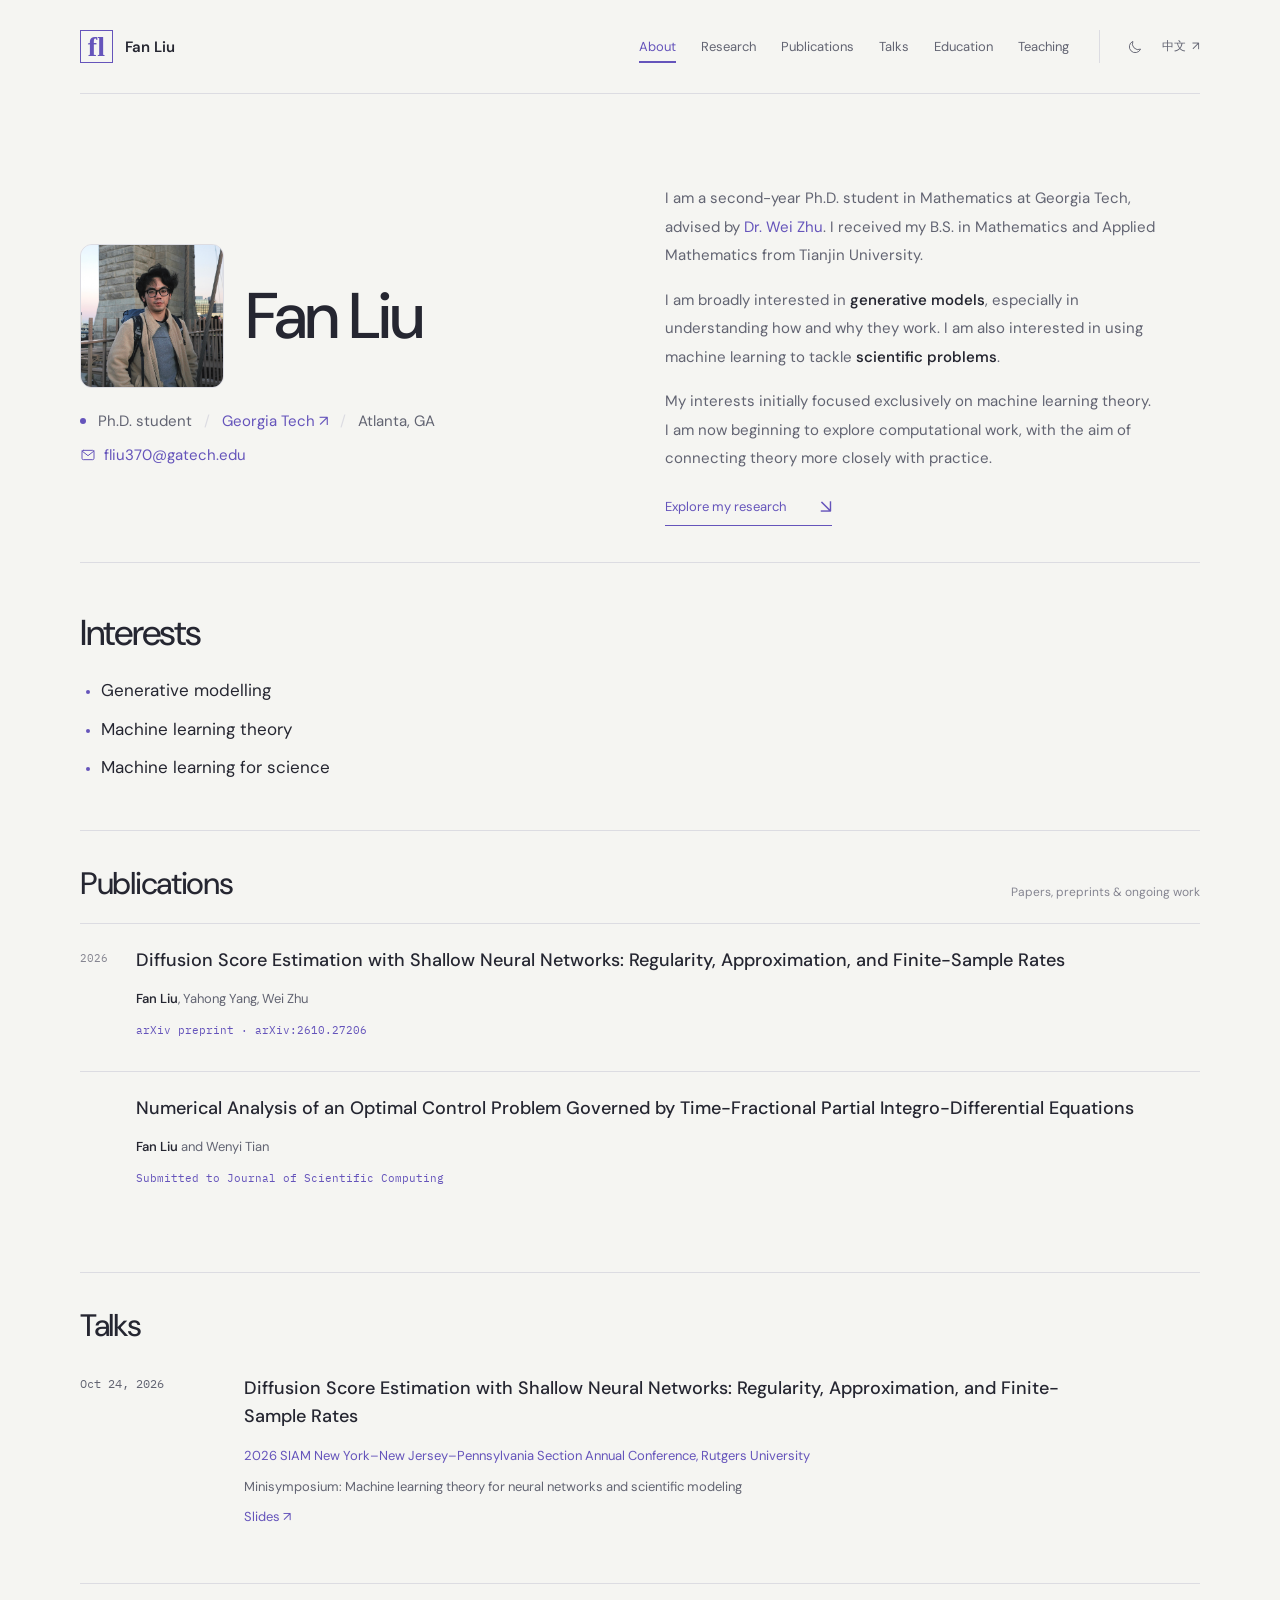
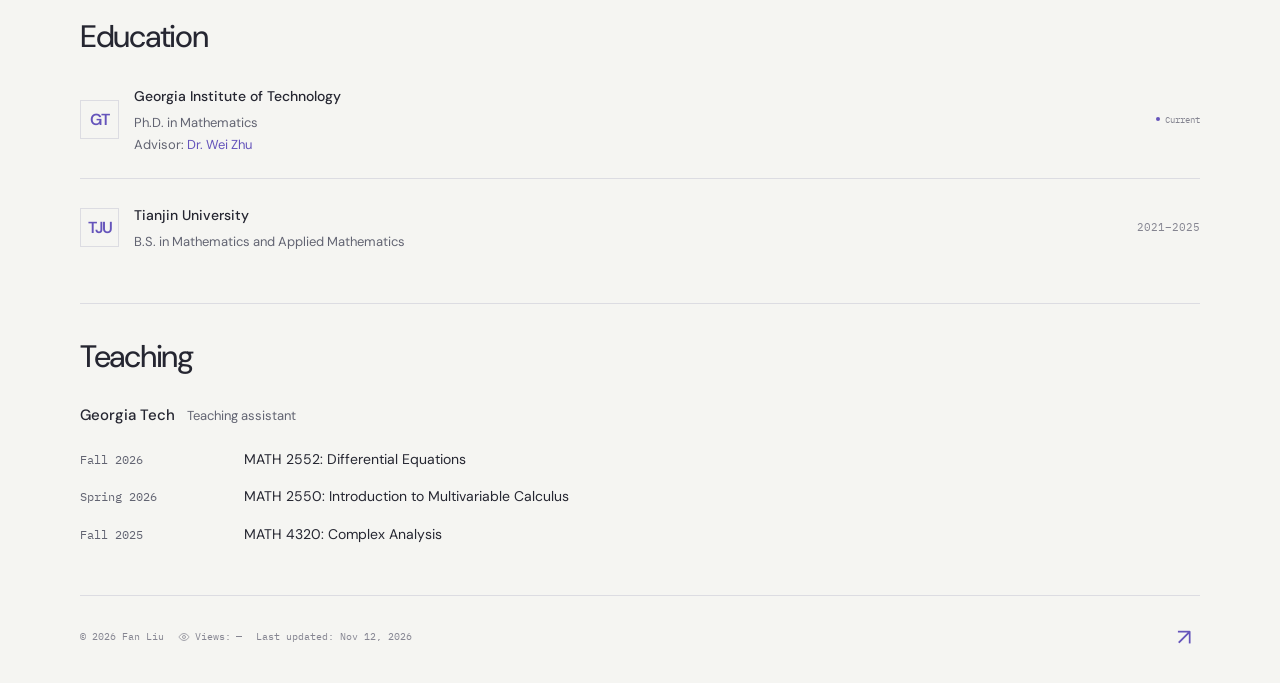
<file: index.html>
<!doctype html>
<html lang="en">
  <head>
    <meta charset="utf-8">
    <meta name="viewport" content="width=device-width, initial-scale=1">
    <meta name="theme-color" content="#f5f5f2">
    <meta name="description" content="Fan Liu is a Ph.D. student in Mathematics at Georgia Tech interested in generative models, machine learning theory, and machine learning for science.">
    <meta property="og:title" content="Fan Liu">
    <meta property="og:description" content="Ph.D. student in Mathematics at Georgia Tech. Generative models, machine learning theory, and machine learning for science.">
    <meta property="og:type" content="website">
    <meta property="og:url" content="https://fflliu.github.io/">
    <link rel="canonical" href="https://fflliu.github.io/">
    <title>Fan Liu</title>
    <link rel="icon" href="./favicon.svg" type="image/svg+xml">
    <link rel="stylesheet" href="./styles.css?v=5a604b67e2">
    <script>try{if(localStorage.getItem('fanliu-theme')==='dark')document.documentElement.dataset.theme='dark'}catch{}</script>
    <script src="./profile.js?v=f93dadf714" defer></script>
    <script src="./app.js?v=b01262ca2d" defer></script>
  </head>
  <body>
    <a class="skip-link" href="#main">Skip to content</a>
    <div class="reading-progress" aria-hidden="true"></div>
    <header class="site-header">
      <a class="wordmark" href="#about" aria-label="Fan Liu, home"><span class="identity-mark" aria-hidden="true">fl</span><span>Fan Liu</span></a>
      <nav class="navigation" aria-label="Main navigation">
        <a href="#about" class="nav-link active" aria-current="location" data-i18n="navAbout">About</a>
        <a href="#research" class="nav-link" data-i18n="navResearch">Research</a>
        <a href="#publications" class="nav-link" data-i18n="navPublications">Publications</a>
        <a href="#talks" class="nav-link" data-i18n="navTalks">Talks</a>
        <a href="#education" class="nav-link" data-i18n="navEducation">Education</a>
        <a href="#teaching" class="nav-link" data-i18n="navTeaching">Teaching</a>
      </nav>
      <div class="topbar-actions"><button id="theme-toggle" class="icon-button" aria-label="Switch to dark theme"><svg class="moon-icon" viewBox="0 0 24 24" fill="none" aria-hidden="true"><path d="M20.4 15.2A8.8 8.8 0 0 1 8.8 3.6a8.8 8.8 0 1 0 11.6 11.6Z"/></svg><svg class="sun-icon" viewBox="0 0 24 24" fill="none" aria-hidden="true"><circle cx="12" cy="12" r="4"/><path d="M12 2v2m0 16v2M2 12h2m16 0h2M5 5l1.5 1.5m11 11L19 19M5 19l1.5-1.5m11-11L19 5"/></svg></button><button id="language-toggle" aria-label="切换为中文">中文</button></div>
    </header>
    <div class="page-shell">
      <main id="main">
        <section id="about" class="about-section" aria-labelledby="name-heading">
          <div class="hero-layout">
            <div class="hero-name has-avatar"><div class="profile-avatar" aria-label="Profile photo placeholder"><img id="profile-photo" alt="Fan Liu" hidden><span class="avatar-initials" aria-hidden="true">FL</span></div><h1 id="name-heading">Fan Liu</h1><p class="affiliation"><span class="status-dot"></span><span data-i18n="position">Ph.D. student</span><span class="affiliation-dot">/</span><a href="https://www.gatech.edu/" target="_blank" rel="noopener noreferrer">Georgia Tech ↗</a><span class="affiliation-dot">/</span><span>Atlanta, GA</span></p><div id="contact-links" class="hero-contact"></div></div>
            <div class="hero-copy"><p class="intro" data-i18n="intro">I am a second-year Ph.D. student in Mathematics at Georgia Tech, advised by <a href="https://sites.google.com/view/weizhumath/home" target="_blank" rel="noopener noreferrer">Dr. Wei Zhu</a>. I received my B.S. in Mathematics and Applied Mathematics from Tianjin University.</p><p class="intro" data-i18n="researchOverview">I am broadly interested in <strong>generative models</strong>, especially in understanding how and why they work. I am also interested in using machine learning to tackle <strong>scientific problems</strong>.</p><p class="intro" data-i18n="introEvolution">My interests initially focused exclusively on machine learning theory. I am now beginning to explore computational work, with the aim of connecting theory more closely with practice.</p><a class="primary-link" href="#research"><span data-i18n="exploreResearch">Explore my research</span><span aria-hidden="true">↘</span></a></div>
          </div>
        </section>

        <section id="research" class="section research-section" aria-labelledby="research-heading">
          <div class="section-heading"><h2 id="research-heading" data-i18n="researchTitle">Interests</h2></div>
          <ul class="interests-list">
            <li data-i18n="generativeInterest">Generative modelling</li>
            <li data-i18n="theoryInterest">Machine learning theory</li>
            <li data-i18n="scienceInterest">Machine learning for science</li>
          </ul>
        </section>

        <section id="publications" class="section publications-section" aria-labelledby="publications-heading">
          <div class="section-heading"><div><h2 id="publications-heading" data-i18n="publicationsTitle">Publications</h2></div><span class="section-aside" data-i18n="publicationsAside">Papers, preprints & ongoing work</span></div>
          <div id="publication-filters" class="publication-filters" hidden></div>
          <div id="publication-list"></div>
          <div id="publication-empty" class="publication-empty"><div class="paper-symbol" aria-hidden="true"><svg viewBox="0 0 44 52" fill="none"><path d="M9 1h20l12 12v38H9z"/><path d="M29 1v13h12M17 25h16M17 32h16M17 39h10"/><path class="paper-offset" d="M4 7H1v44"/></svg></div><div><h3 data-i18n="publicationsEmptyTitle">More to share, soon.</h3><p data-i18n="publicationsEmptyText">Papers and preprints will appear here as this website grows.</p></div><span class="empty-label" data-i18n="comingSoon">IN THE MAKING</span></div>
        </section>

        <section id="talks" class="section talks-section" aria-labelledby="talks-heading">
          <div class="section-heading"><h2 id="talks-heading" data-i18n="talksTitle">Talks</h2></div>
          <article class="talk-row">
            <div class="talk-date"><time datetime="2026-10-24" data-i18n="talkDate">Oct 24, 2026</time></div>
            <div class="talk-body">
              <h3>Diffusion Score Estimation with Shallow Neural Networks: Regularity, Approximation, and Finite-Sample Rates</h3>
              <p class="talk-event"><a href="https://siamnnp2026.sciencesconf.org/program/details" target="_blank" rel="noopener noreferrer">2026 SIAM New York–New Jersey–Pennsylvania Section Annual Conference</a>, Rutgers University</p>
              <p data-i18n="talkSession">Minisymposium: Machine learning theory for neural networks and scientific modeling</p>
              <p class="talk-resources"><a href="./slides/" target="_blank" rel="noopener noreferrer" data-i18n="talkSlides">Slides ↗</a></p>
            </div>
          </article>
        </section>

        <section id="education" class="section education-section" aria-labelledby="education-heading">
          <div class="section-heading"><h2 id="education-heading" data-i18n="educationTitle">Education</h2></div>
          <div class="education-row"><div class="institute-mark" aria-hidden="true">GT</div><div class="education-main"><h3>Georgia Institute of Technology</h3><p data-i18n="educationPosition">Ph.D. in Mathematics</p><p class="education-advisor"><span data-i18n="advisorLabel">Advisor:</span> <a href="https://sites.google.com/view/weizhumath/home" target="_blank" rel="noopener noreferrer">Dr. Wei Zhu</a></p></div><span class="education-status"><span></span><span data-i18n="current">Current</span></span></div>
          <div class="education-row"><div class="institute-mark" aria-hidden="true">TJU</div><div class="education-main"><h3>Tianjin University</h3><p data-i18n="bachelorPosition">B.S. in Mathematics and Applied Mathematics</p></div><span class="education-date" data-i18n="bachelorDates">2021–2025</span></div>
        </section>

        <section id="teaching" class="section teaching-section" aria-labelledby="teaching-heading">
          <div class="section-heading"><h2 id="teaching-heading" data-i18n="teachingTitle">Teaching</h2></div>
          <div class="teaching-institution"><h3>Georgia Tech</h3><p data-i18n="teachingRole">Teaching assistant</p></div>
          <ul class="teaching-list">
            <li><span class="teaching-term" data-i18n="teachingFall2026">Fall 2026</span><span>MATH 2552: Differential Equations</span></li>
            <li><span class="teaching-term" data-i18n="teachingSpring2026">Spring 2026</span><span>MATH 2550: Introduction to Multivariable Calculus</span></li>
            <li><span class="teaching-term" data-i18n="teachingFall2025">Fall 2025</span><span>MATH 4320: Complex Analysis</span></li>
          </ul>
        </section>

      </main>
      <footer><span class="footer-meta"><span>© 2026 Fan Liu</span><span class="footer-visits"><svg viewBox="0 0 24 24" fill="none" aria-hidden="true"><path d="M2 12s3.5-7 10-7 10 7 10 7-3.5 7-10 7S2 12 2 12Z"/><circle cx="12" cy="12" r="3"/></svg><span data-i18n="visitsLabel">Views:</span> <span id="visit-count" aria-live="polite">—</span></span><span class="footer-updated"><span data-i18n="lastUpdatedLabel">Last updated:</span> <time datetime="2026-11-12" data-i18n="lastUpdatedDate">Nov 12, 2026</time></span></span><a class="footer-back-to-top" href="#about" aria-label="Back to top" title="Back to top"><span aria-hidden="true">↗</span></a></footer>
    </div>
  </body>
</html>
</file>
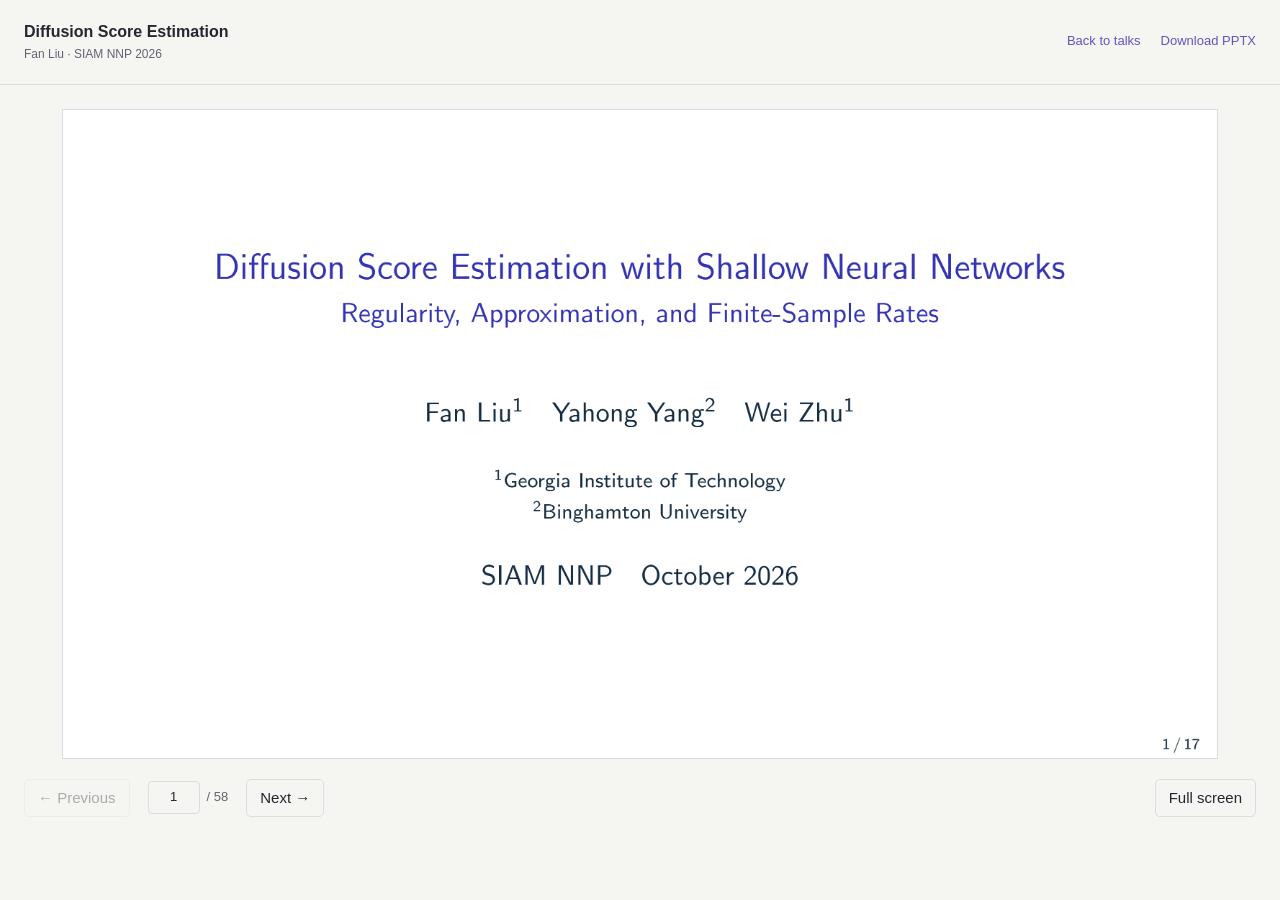
<file: slides/index.html>
<!doctype html>
<html lang="en">
<head>
  <meta charset="utf-8">
  <meta name="viewport" content="width=device-width,initial-scale=1">
  <meta name="description" content="Slides for Fan Liu’s SIAM NNP 2026 talk on diffusion score estimation.">
  <title>Diffusion Score Estimation — Slides · Fan Liu</title>
  <link rel="icon" href="../favicon.svg" type="image/svg+xml">
  <style>
    :root{color-scheme:light;--paper:#f5f5f2;--ink:#252631;--muted:#626472;--accent:#6554bb;--line:#dcdce2}
    *{box-sizing:border-box}body{margin:0;background:var(--paper);color:var(--ink);font:15px/1.6 -apple-system,BlinkMacSystemFont,'Segoe UI',sans-serif}a{color:var(--accent);text-decoration:none}a:hover{text-decoration:underline}button,input{font:inherit}a:focus-visible,button:focus-visible,input:focus-visible{outline:2px solid var(--accent);outline-offset:4px}
    header{max-width:1280px;margin:0 auto;padding:20px 24px;display:flex;justify-content:space-between;align-items:center;gap:20px;border-bottom:1px solid var(--line)}.title{font-size:16px;font-weight:550;line-height:1.45}.context{display:block;color:var(--muted);font-size:12px;font-weight:400;margin-top:3px}.actions{display:flex;gap:20px;white-space:nowrap;font-size:13px}main{max-width:1280px;margin:0 auto;padding:24px}.stage{width:min(100%,calc(177.7778dvh - 444.4445px));margin:0 auto;aspect-ratio:16/9;position:relative;background:#fff;overflow:hidden;border:1px solid var(--line)}.stage img,.stage video{position:absolute;display:block;object-fit:fill}.stage:fullscreen{width:100vw;height:100vh;aspect-ratio:auto;border:0;background:white}.stage:fullscreen>.canvas{position:absolute;width:min(100vw,177.7778vh);height:min(56.25vw,100vh);left:50%;top:50%;transform:translate(-50%,-50%)}.canvas{position:absolute;inset:0}.controls{display:flex;justify-content:center;align-items:center;flex-wrap:wrap;gap:18px;padding:20px 0}.controls button{border:1px solid var(--line);background:transparent;color:var(--ink);border-radius:5px;min-height:38px;padding:5px 13px;cursor:pointer}.controls button:hover:not(:disabled){border-color:var(--accent);color:var(--accent)}.controls button:disabled{opacity:.35;cursor:default}.counter{display:flex;align-items:center;gap:7px;color:var(--muted);font-size:13px}.counter input{width:52px;border:1px solid var(--line);border-radius:4px;padding:5px;text-align:center;background:transparent;color:var(--ink);appearance:textfield}.counter input::-webkit-inner-spin-button{appearance:none}.fullscreen{margin-left:auto}.status{min-height:22px;text-align:center;font-size:12px;color:var(--muted)}.error{color:#a02b2b}.sr-only{position:absolute;width:1px;height:1px;padding:0;margin:-1px;overflow:hidden;clip:rect(0,0,0,0);white-space:nowrap;border:0}
    @media(max-width:650px){header{align-items:flex-start;padding:15px 16px;gap:12px}.title{font-size:14px}.context{font-size:11px}.actions{flex-direction:column;gap:6px;font-size:12px}main{padding:16px 10px}.controls{gap:10px;padding:17px 0}.controls button{font-size:13px;padding:5px 10px}.fullscreen{margin-left:0}.counter{font-size:12px}}
    @media(prefers-reduced-motion:reduce){*{scroll-behavior:auto!important}}
  </style>
</head>
<body>
  <header>
    <div class="title">Diffusion Score Estimation<span class="context">Fan Liu · SIAM NNP 2026</span></div>
    <nav class="actions" aria-label="Slides actions"><a href="../#talks">Back to talks</a><a href="https://github.com/fflliu/fflliu.github.io/releases/download/siam-nnp-2026-slides/Diffusion_Score_Estimation_QR.pptx" id="download">Download PPTX</a></nav>
  </header>
  <main>
    <div class="stage" id="stage" aria-label="Presentation slide"><div class="canvas" id="canvas"></div></div>
    <div class="controls" aria-label="Slide controls">
      <button id="previous" type="button" aria-label="Previous slide">← Previous</button>
      <div class="counter"><label class="sr-only" for="page">Slide number</label><input id="page" type="number" min="1" value="1" inputmode="numeric"><span id="total"></span></div>
      <button id="next" type="button" aria-label="Next slide">Next →</button>
      <button id="animation" type="button" hidden>Pause animation</button>
      <button id="fullscreen" class="fullscreen" type="button">Full screen</button>
    </div>
    <div id="status" class="status" role="status" aria-live="polite"></div>
    <noscript><p>Enable JavaScript to preview the slides, or <a href="https://github.com/fflliu/fflliu.github.io/releases/download/siam-nnp-2026-slides/Diffusion_Score_Estimation_QR.pptx">download the PowerPoint file</a>.</p></noscript>
  </main>
  <script>
  (()=>{
    'use strict';
    const slides=[[{"src":"image1.png","x":0.027756,"y":0.0,"w":99.94448,"h":100.0}],[{"src":"image2.png","x":0.027756,"y":0.0,"w":99.94448,"h":100.0}],[{"src":"image3.png","x":0.027756,"y":0.0,"w":99.94448,"h":100.0}],[{"src":"image4.png","x":0.027756,"y":0.0,"w":99.94448,"h":100.0}],[{"src":"image5.png","x":0.027756,"y":0.0,"w":99.94448,"h":100.0}],[{"src":"image6.png","x":0.027756,"y":0.0,"w":99.94448,"h":100.0},{"src":"image7.png","x":30.05625,"y":24.802231,"w":39.887073,"h":39.887081,"video":"media1.mp4"}],[{"src":"image8.png","x":0.027756,"y":0.0,"w":99.94448,"h":100.0}],[{"src":"image9.png","x":0.027756,"y":0.0,"w":99.94448,"h":100.0}],[{"src":"image10.png","x":0.027756,"y":0.0,"w":99.94448,"h":100.0}],[{"src":"image11.png","x":0.027756,"y":0.0,"w":99.94448,"h":100.0}],[{"src":"image12.png","x":0.027756,"y":0.0,"w":99.94448,"h":100.0}],[{"src":"image13.png","x":0.027756,"y":0.0,"w":99.94448,"h":100.0}],[{"src":"image14.png","x":0.027756,"y":0.0,"w":99.94448,"h":100.0}],[{"src":"image15.png","x":0.027756,"y":0.0,"w":99.94448,"h":100.0}],[{"src":"image16.png","x":0.027756,"y":0.0,"w":99.94448,"h":100.0}],[{"src":"image17.png","x":0.027756,"y":0.0,"w":99.94448,"h":100.0}],[{"src":"image18.png","x":0.027756,"y":0.0,"w":99.94448,"h":100.0}],[{"src":"image19.png","x":0.027756,"y":0.0,"w":99.94448,"h":100.0}],[{"src":"image20.png","x":0.027756,"y":0.0,"w":99.94448,"h":100.0}],[{"src":"image21.png","x":0.027756,"y":0.0,"w":99.94448,"h":100.0}],[{"src":"image22.png","x":0.027756,"y":0.0,"w":99.94448,"h":100.0}],[{"src":"image23.png","x":0.027756,"y":0.0,"w":99.94448,"h":100.0}],[{"src":"image24.png","x":0.027756,"y":0.0,"w":99.94448,"h":100.0}],[{"src":"image25.png","x":0.027756,"y":0.0,"w":99.94448,"h":100.0}],[{"src":"image26.png","x":0.027756,"y":0.0,"w":99.94448,"h":100.0}],[{"src":"image27.png","x":0.027756,"y":0.0,"w":99.94448,"h":100.0}],[{"src":"image28.png","x":0.027756,"y":0.0,"w":99.94448,"h":100.0}],[{"src":"image29.png","x":0.027756,"y":0.0,"w":99.94448,"h":100.0}],[{"src":"image30.png","x":0.027756,"y":0.0,"w":99.94448,"h":100.0}],[{"src":"image31.png","x":0.027756,"y":0.0,"w":99.94448,"h":100.0}],[{"src":"image32.png","x":0.027756,"y":0.0,"w":99.94448,"h":100.0}],[{"src":"image33.png","x":0.027756,"y":0.0,"w":99.94448,"h":100.0}],[{"src":"image34.png","x":0.027756,"y":0.0,"w":99.94448,"h":100.0}],[{"src":"image35.png","x":0.027756,"y":0.0,"w":99.94448,"h":100.0}],[{"src":"image36.png","x":0.027756,"y":0.0,"w":99.94448,"h":100.0}],[{"src":"image37.png","x":0.027756,"y":0.0,"w":99.94448,"h":100.0}],[{"src":"image38.png","x":0.027756,"y":0.0,"w":99.94448,"h":100.0}],[{"src":"image39.png","x":0.027756,"y":0.0,"w":99.94448,"h":100.0}],[{"src":"image40.png","x":0.027756,"y":0.0,"w":99.94448,"h":100.0}],[{"src":"image41.png","x":0.027756,"y":0.0,"w":99.94448,"h":100.0}],[{"src":"image42.png","x":0.027756,"y":0.0,"w":99.94448,"h":100.0}],[{"src":"image43.png","x":0.027756,"y":0.0,"w":99.94448,"h":100.0}],[{"src":"image44.png","x":0.027756,"y":0.0,"w":99.94448,"h":100.0}],[{"src":"image45.png","x":0.027756,"y":0.0,"w":99.94448,"h":100.0}],[{"src":"image46.png","x":0.027756,"y":0.0,"w":99.94448,"h":100.0}],[{"src":"image47.png","x":0.027756,"y":0.0,"w":99.94448,"h":100.0}],[{"src":"image48.png","x":0.027756,"y":0.0,"w":99.94448,"h":100.0}],[{"src":"image49.png","x":0.027756,"y":0.0,"w":99.94448,"h":100.0}],[{"src":"image50.png","x":0.027756,"y":0.0,"w":99.94448,"h":100.0}],[{"src":"image51.png","x":0.027756,"y":0.0,"w":99.94448,"h":100.0}],[{"src":"image52.png","x":0.027756,"y":0.0,"w":99.94448,"h":100.0}],[{"src":"image53.png","x":0.027756,"y":0.0,"w":99.94448,"h":100.0}],[{"src":"image54.png","x":0.027756,"y":0.0,"w":99.94448,"h":100.0}],[{"src":"image55.png","x":0.027756,"y":0.0,"w":99.94448,"h":100.0}],[{"src":"image56.png","x":0.027756,"y":0.0,"w":99.94448,"h":100.0}],[{"src":"image57.png","x":0.027756,"y":0.0,"w":99.94448,"h":100.0}],[{"src":"image58.png","x":0.027756,"y":0.0,"w":99.94448,"h":100.0}],[{"src":"image59.png","x":0.0,"y":0.0,"w":100.0,"h":100.0}]];
    const canvas=document.getElementById('canvas'),stage=document.getElementById('stage'),page=document.getElementById('page'),previous=document.getElementById('previous'),next=document.getElementById('next'),status=document.getElementById('status');
    const animation=document.getElementById('animation');
    let current=0;
    page.max=slides.length;document.getElementById('total').textContent='/ '+slides.length;
    function show(index,updateUrl=true){
      current=Math.max(0,Math.min(slides.length-1,index));
      for(const video of canvas.querySelectorAll('video'))video.pause();
      canvas.replaceChildren();status.classList.remove('error');status.textContent='';
      animation.hidden=!slides[current].some(layer=>layer.video);animation.textContent='Pause animation';
      for(const layer of slides[current]){
        const media=document.createElement(layer.video?'video':'img');
        media.style.left=layer.x+'%';media.style.top=layer.y+'%';media.style.width=layer.w+'%';media.style.height=layer.h+'%';
        if(layer.video){media.poster=layer.src;media.controls=false;media.muted=true;media.autoplay=true;media.loop=true;media.playsInline=true;media.preload='metadata';media.setAttribute('aria-label','Diffusion animation');media.src=layer.video;media.addEventListener('play',()=>animation.textContent='Pause animation');media.addEventListener('pause',()=>animation.textContent='Play animation');}
        else{media.alt='';media.draggable=false;media.src=layer.src;media.decoding='async';}
        media.addEventListener('error',()=>{status.textContent='This slide could not load. Please try refreshing or download the PPTX.';status.classList.add('error');});
        canvas.append(media);
      }
      page.value=current+1;previous.disabled=current===0;next.disabled=current===slides.length-1;
      stage.setAttribute('aria-label','Slide '+(current+1)+' of '+slides.length);
      document.title='Slide '+(current+1)+' — Diffusion Score Estimation · Fan Liu';
      if(updateUrl)history.replaceState(null,'','#slide-'+(current+1));
      for(const layer of slides[current+1]||[]){const image=new Image();image.src=layer.src;}
    }
    function fromHash(){const match=location.hash.match(/^#slide-(\d+)$/);show(match?Number(match[1])-1:0,false);}
    previous.addEventListener('click',()=>show(current-1));next.addEventListener('click',()=>show(current+1));
    page.addEventListener('change',()=>{const value=Number(page.value);show(Number.isFinite(value)?Math.round(value)-1:current);});
    page.addEventListener('keydown',event=>{if(event.key==='Enter'){event.preventDefault();const value=Number(page.value);show(Number.isFinite(value)?Math.round(value)-1:current);page.blur();}});
    document.addEventListener('keydown',event=>{
      if(event.target.matches('input,textarea,select')||event.altKey||event.ctrlKey||event.metaKey)return;
      if(event.key===' '&&event.target.closest('button,a'))return;
      if(['ArrowRight','PageDown',' '].includes(event.key)){event.preventDefault();show(current+1);}
      else if(['ArrowLeft','PageUp'].includes(event.key)){event.preventDefault();show(current-1);}
      else if(event.key==='Home'){event.preventDefault();show(0);}else if(event.key==='End'){event.preventDefault();show(slides.length-1);}
    });
    animation.addEventListener('click',()=>{for(const video of canvas.querySelectorAll('video')){if(video.paused){const playing=video.play();if(playing?.catch)playing.catch(()=>{});}else video.pause();}});
    const full=document.getElementById('fullscreen');
    if(!stage.requestFullscreen)full.hidden=true;
    full.addEventListener('click',()=>{const action=document.fullscreenElement?document.exitFullscreen():stage.requestFullscreen();if(action?.catch)action.catch(()=>{});});
    let startX=null;stage.addEventListener('touchstart',event=>{if(event.target.tagName!=='VIDEO')startX=event.changedTouches[0].clientX;},{passive:true});
    stage.addEventListener('touchend',event=>{if(startX===null)return;const delta=event.changedTouches[0].clientX-startX;startX=null;if(Math.abs(delta)>65)show(current+(delta<0?1:-1));},{passive:true});
    window.addEventListener('hashchange',fromHash);fromHash();
  })();
  </script>
</body>
</html>
</file>
<file: styles.css>
@import url('https://fonts.googleapis.com/css2?family=DM+Sans:wght@400;450;500;550;600;650;700&family=IBM+Plex+Mono:wght@400;450;500&display=swap');
:root{--paper:#f5f5f2;--surface:#eeedf7;--ink:#252631;--secondary:#626472;--muted:#858591;--green:#6554bb;--green-light:#e5e1f4;--line:#dcdce2;--sans:'DM Sans',-apple-system,BlinkMacSystemFont,'Segoe UI','PingFang SC',sans-serif;--mono:'IBM Plex Mono',ui-monospace,SFMono-Regular,monospace;color-scheme:light}
:root[data-theme=dark]{--paper:#1b1b24;--surface:#252433;--ink:#e9e8ef;--secondary:#b5b3c4;--muted:#9290a5;--green:#b8a6ef;--green-light:#373047;--line:#383643;color-scheme:dark}
*{box-sizing:border-box}html{scroll-behavior:smooth;scroll-padding-top:115px}body{margin:0;background:var(--paper);color:var(--ink);font:15px var(--sans);-webkit-font-smoothing:antialiased}a{color:inherit;text-decoration:none}button{font:inherit;color:inherit;cursor:pointer;border:0;background:none}a,button,input{touch-action:manipulation;-webkit-tap-highlight-color:transparent}a:focus-visible,button:focus-visible,input:focus-visible{outline:2px solid var(--green);outline-offset:5px}::selection{background:var(--green-light);color:var(--ink)}strong{font-weight:550;color:var(--ink)}.skip-link{position:fixed;top:-80px;left:20px;background:var(--green);color:var(--paper);padding:15px;z-index:40}.skip-link:focus{top:10px}.reading-progress{position:fixed;top:0;left:0;height:2px;background:var(--green);width:0;z-index:30}
.site-header{width:calc(100% - 96px);max-width:1120px;margin:auto;min-height:94px;display:flex;align-items:center;gap:30px;border-bottom:1px solid var(--line);position:relative}.wordmark{display:flex;align-items:center;gap:12px;font-size:15px;font-weight:600;white-space:nowrap}.identity-mark{display:flex;align-items:center;justify-content:center;border:1px solid var(--green);color:var(--green);width:33px;height:33px;font-family:Georgia,'Times New Roman',serif;font-size:28px;font-style:normal;font-weight:600;letter-spacing:.2px;line-height:1;font-variant-ligatures:none}.navigation{display:flex;align-items:center;gap:25px;margin-left:auto}.nav-link{font-size:13px;position:relative;padding:12px 0;color:var(--secondary)}.nav-link:after{content:'';position:absolute;bottom:4px;left:0;width:0;height:2px;background:var(--green);transition:width .2s}.nav-link.active{color:var(--green)}.nav-link.active:after,.nav-link:hover:after{width:100%}.topbar-actions{display:flex;align-items:center;gap:12px;border-left:1px solid var(--line);padding-left:20px}.icon-button{width:30px;height:30px;display:grid;place-items:center;color:var(--secondary)}.icon-button:hover{color:var(--green)}.icon-button svg{width:16px;height:16px;stroke:currentColor;stroke-width:1.4}.sun-icon{display:none}:root[data-theme=dark] .moon-icon{display:none}:root[data-theme=dark] .sun-icon{display:block}#language-toggle{font-size:12px;min-width:38px;padding:8px 0;color:var(--secondary)}#language-toggle span{margin-left:3px}
.page-shell{width:calc(100% - 96px);max-width:1120px;margin:auto}main{display:block}.about-section,.research-section{grid-column:1/-1}.about-section{padding:48px 0 0}.hero-layout{display:grid;grid-template-columns:1fr 1fr;gap:50px;align-items:center;padding:42px 0 36px}h1{font-size:clamp(78px,9.45vw,124px);font-weight:500;line-height:1.1;letter-spacing:-8px;margin:0 0 20px;white-space:nowrap}.affiliation{display:flex;align-items:center;gap:10px;font-size:15px;color:var(--secondary);margin:0;flex-wrap:wrap}.affiliation a{color:var(--green)}.status-dot{width:6px;height:6px;display:inline-block;border-radius:50%;background:var(--green);margin-right:2px}.affiliation-dot{color:var(--line);margin:0 2px}.intro{font-size:15px;line-height:1.9;color:var(--secondary);margin:0;max-width:490px}.intro + .intro{margin-top:16px}.primary-link{display:inline-flex;align-items:center;justify-content:space-between;gap:34px;border-bottom:1px solid var(--green);padding:0 0 9px;margin-top:24px;font-size:13px;color:var(--green)}.primary-link>span:last-child{font-size:19px;line-height:1}.primary-link:hover{gap:42px}

.section{padding:48px 0 48px;scroll-margin-top:25px}.section-heading{display:flex;justify-content:space-between;align-items:end;gap:24px;margin-bottom:20px}.section-heading>div{display:flex;flex-direction:column;gap:12px}h2{font-size:36px;letter-spacing:-1.3px;line-height:1.2;font-weight:450;margin:0}.section-aside{font-size:12px;line-height:1.6;color:var(--muted);text-align:right;max-width:220px}
.publications-section,.education-section{border-top:1px solid var(--line);padding-top:34px;padding-bottom:53px}.publications-section h2,.education-section h2{font-size:31px}.publication-empty{display:flex;gap:18px;align-items:start;margin-top:30px}.paper-symbol{width:27px;height:34px;color:var(--green);flex-shrink:0;opacity:.7}.paper-symbol svg{width:100%;height:100%;stroke:currentColor;stroke-width:1}.paper-offset{opacity:.3}.publication-empty h3{font-size:17px;font-weight:500;margin:0 0 8px}.publication-empty p{font-size:13px;line-height:1.8;color:var(--secondary);margin:0;max-width:520px}.empty-label{display:none}.education-row{display:flex;align-items:center;gap:15px;margin-top:30px;flex-wrap:wrap}.institute-mark{width:39px;height:39px;display:grid;place-items:center;color:var(--green);font-size:16px;font-weight:600;letter-spacing:-1px;border:1px solid var(--line);flex-shrink:0}.institute-mark>span{display:none}.education-main{flex:1}.education-main h3{font-size:14px;font-weight:500;margin:0;line-height:1.7}.education-main p{font-size:13px;color:var(--secondary);margin:5px 0 0}.education-location{display:none}.education-status{display:flex;align-items:center;gap:5px;font:9px var(--mono);color:var(--muted)}.education-status>span:first-child{width:4px;height:4px;border-radius:50%;background:var(--green)}
#contact-links{display:flex;flex-wrap:wrap;gap:17px;font-size:15px;color:var(--green)}#contact-links:not(:empty){margin-top:14px}#contact-links a:hover{text-decoration:underline}footer{display:flex;align-items:center;justify-content:space-between;gap:20px;padding:25px 0 30px;border-top:1px solid var(--line);font:10px var(--mono);color:var(--muted)}.publication-filters{display:flex;flex-wrap:wrap;gap:8px;margin:24px 0 10px}.filter-button{padding:6px 9px;border:1px solid var(--line);font-size:11px}.filter-button[aria-pressed=true]{background:var(--green);color:var(--paper);border-color:var(--green)}.publication-row{display:grid;grid-template-columns:42px 1fr;gap:14px;border-top:1px solid var(--line);padding:23px 0}.publication-year{font:11px var(--mono);color:var(--muted);padding-top:4px}.publication-body h3{font-size:18px;line-height:1.5;font-weight:500;margin:0}.publication-body p{font-size:13px;color:var(--secondary);line-height:1.8}.publication-meta{font:11px var(--mono)!important;color:var(--green)!important}.publication-links{display:flex;flex-wrap:wrap;gap:15px;font-size:12px;color:var(--green)}.publication-links button{padding:0;font-size:12px}.publication-abstract{border-left:2px solid var(--line);padding-left:10px}*[hidden]{display:none!important}
@media(min-width:1500px){.hero-layout{padding:56px 0}.about-section{padding-top:60px}.intro{font-size:16px}}
@media(max-width:1100px){.site-header,.page-shell{width:calc(100% - 72px)}.site-header{gap:20px}.navigation{gap:19px}.nav-link{font-size:12px}.hero-layout{gap:36px}h1{letter-spacing:-6px}.education-status{display:flex}}
@media(max-width:820px){.site-header,.page-shell{width:calc(100% - 48px)}.site-header{min-height:84px;gap:20px}.navigation{gap:15px}.nav-link{font-size:11px}.topbar-actions{padding-left:14px;gap:8px}.wordmark{font-size:13px;gap:8px}.identity-mark{width:28px;height:28px;font-size:23px}.about-section{padding-top:35px}.hero-layout{gap:28px;padding:35px 0}.intro{font-size:13px}h1{font-size:82px;letter-spacing:-6px}.affiliation{font-size:15px;gap:7px}.section{padding-top:48px;padding-bottom:42px}.section-heading h2{font-size:32px}.section-aside{font-size:11px}.publications-section,.education-section{padding-top:30px}.publications-section h2,.education-section h2{font-size:29px}.education-row{gap:10px}.education-main h3{font-size:12px}.institute-mark{width:33px;height:33px;font-size:14px}.publication-empty{gap:14px}.publication-empty h3{font-size:16px}.publication-empty p{font-size:12px}}
@media(max-width:650px){html{scroll-padding-top:120px}.site-header{width:100%;padding:16px 22px 0;display:grid;grid-template-columns:1fr auto;gap:13px;position:sticky;top:0;z-index:20;background:var(--paper)}.wordmark{font-size:14px}.topbar-actions{grid-row:1;grid-column:2;border-left:0;padding:0;gap:9px}.navigation{grid-row:2;grid-column:1/-1;margin:0;justify-content:space-between;gap:12px}.nav-link{font-size:12px;padding:8px 0 14px}.nav-link:after{bottom:0}.page-shell{width:calc(100% - 44px)}.about-section,.research-section{grid-column:auto}.about-section{padding-top:28px}.hero-layout{grid-template-columns:1fr;gap:32px;padding:30px 0 31px}h1{font-size:clamp(76px,21vw,104px);letter-spacing:-5px;margin:0 0 14px}.affiliation{font-size:15px;gap:9px}.hero-copy{padding-left:0}.intro{font-size:14px;line-height:1.9;max-width:440px}.primary-link{font-size:13px;margin-top:20px;padding-bottom:7px}.section{padding:43px 0 37px;scroll-margin-top:120px}.section-heading{align-items:start;gap:16px}.section-heading h2{font-size:32px;letter-spacing:-1px}.section-aside{font-size:10px;max-width:105px;margin-top:24px}.publications-section,.education-section{border-top:1px solid var(--line);padding-top:29px;padding-bottom:35px}.publications-section h2,.education-section h2{font-size:29px}.publication-empty{gap:17px;margin-top:25px}.publication-empty h3{font-size:17px}.publication-empty p{font-size:13px}.education-main h3{font-size:13px}.education-status{display:flex;font-size:9px;margin-left:auto}.education-row{gap:13px}.institute-mark{width:37px;height:37px}.education-main{flex:1}footer{padding:22px 0;font-size:9px;gap:15px}}
@media(max-width:360px){.site-header{padding-left:17px;padding-right:17px}.page-shell{width:calc(100% - 34px)}h1{font-size:77px}.education-status{display:flex}}
@media(prefers-reduced-motion:reduce){html{scroll-behavior:auto}*,*::before,*::after{transition:none!important;animation:none!important}}

.about-section + .research-section{border-top:1px solid var(--line)}

.interests-list{margin:22px 0 0;padding-left:21px;display:grid;gap:10px;font-size:17px;line-height:1.7}.interests-list li::marker{color:var(--green);font-size:12px}.publication-body h3 a:hover{color:var(--green)}@media(max-width:650px){.interests-list{font-size:16px;gap:9px}}

.hero-name.has-avatar{display:grid;grid-template-columns:144px minmax(0,1fr);gap:0 22px;align-items:center}.profile-avatar{width:144px;height:144px;grid-column:1;grid-row:1;margin:0;display:grid;place-items:center;border-radius:12px;border:1px solid var(--line);background:var(--surface);overflow:hidden}.profile-avatar img{width:100%;height:100%;object-fit:contain}.avatar-initials{font-size:26px;font-weight:450;letter-spacing:-1px;color:var(--muted)}.has-avatar h1{grid-column:2;grid-row:1;font-size:clamp(42px,5.04vw,66px);letter-spacing:-2px;margin:0}.has-avatar .affiliation{grid-column:1/-1;margin-top:23px}.education-row + .education-row{border-top:1px solid var(--line);margin-top:25px;padding-top:25px}.education-date{font:11px var(--mono);color:var(--muted);white-space:nowrap;margin-left:auto}@media(max-width:650px){.hero-name.has-avatar{grid-template-columns:112px minmax(0,1fr);column-gap:18px}.profile-avatar{width:112px;height:112px}.avatar-initials{font-size:21px}.has-avatar h1{font-size:46px;letter-spacing:-1.5px}.has-avatar .affiliation{margin-top:20px}.education-date{font-size:9px}}@media(max-width:360px){.has-avatar h1{font-size:42px}}

.talks-section{border-top:1px solid var(--line);padding-top:34px}.talks-section h2{font-size:31px}.talk-row{display:grid;grid-template-columns:140px minmax(0,1fr);gap:24px;padding-top:9px}.talk-date{display:flex;flex-direction:column;gap:8px;color:var(--secondary);font:12px var(--mono);line-height:1.7}.talk-date span{font-size:10px;color:var(--muted)}.talk-body h3{font-size:18px;font-weight:500;line-height:1.6;margin:0 0 13px;max-width:850px}.talk-body p{font-size:13px;line-height:1.8;color:var(--secondary);margin:7px 0}.talk-body .talk-event{color:var(--green);font-size:13px;line-height:1.8}.talk-event a:hover,.talk-event a:focus-visible{text-decoration:underline;text-underline-offset:3px}@media(max-width:650px){.navigation{gap:8px}.nav-link{font-size:11px}.talks-section h2{font-size:29px}.talk-row{grid-template-columns:1fr;gap:14px}.talk-date{gap:5px;font-size:11px}.talk-body h3{font-size:17px}.talk-body p{font-size:12px}}

.publication-meta a:hover{text-decoration:underline}

.education-advisor a{color:var(--green)}.education-advisor a:hover,.education-advisor a:focus-visible{text-decoration:underline;text-underline-offset:3px}

.intro a{color:var(--green)}.intro a:hover,.intro a:focus-visible{text-decoration:underline;text-underline-offset:3px}

.footer-meta{display:flex;flex-wrap:wrap;align-items:center;gap:6px 14px}.footer-meta>span{white-space:nowrap}

.hero-contact{grid-column:1/-1}

.email-link{display:inline-flex;align-items:center;gap:8px}.email-link svg{width:16px;height:16px;flex-shrink:0;fill:none;stroke:currentColor;stroke-width:1.5;stroke-linecap:round;stroke-linejoin:round}

.footer-back-to-top{display:inline-flex;align-items:center;justify-content:center;width:32px;height:32px;flex-shrink:0;font:23px var(--sans);color:var(--green)}.footer-back-to-top:hover{background:var(--green-light)}

.talk-resources a{color:var(--green);display:inline-block}.talk-resources a:hover,.talk-resources a:focus-visible{text-decoration:underline;text-underline-offset:3px}

.teaching-section{border-top:1px solid var(--line);padding-top:34px}.teaching-section h2{font-size:31px}.teaching-institution{display:flex;align-items:baseline;flex-wrap:wrap;gap:6px 12px;margin-top:27px}.teaching-institution h3{font-size:15px;font-weight:500;margin:0;line-height:1.8}.teaching-institution p{font-size:13px;color:var(--secondary);margin:0}.teaching-list{list-style:none;margin:18px 0 0;padding:0;display:grid;gap:12px}.teaching-list li{display:grid;grid-template-columns:140px minmax(0,1fr);gap:24px;font-size:14px;line-height:1.8}.teaching-term{font:12px/2.1 var(--mono);color:var(--secondary)}@media(max-width:820px){.teaching-section{padding-top:30px}.teaching-section h2{font-size:29px}}@media(max-width:650px){.navigation{gap:6px}.teaching-section{padding-top:29px}.teaching-institution{margin-top:23px}.teaching-list{gap:17px}.teaching-list li{grid-template-columns:1fr;gap:3px;font-size:13px}.teaching-term{font-size:11px}}

.footer-visits{display:inline-flex;align-items:center;gap:5px}.footer-visits svg{width:12px;height:12px;stroke:currentColor;stroke-width:1.5;flex-shrink:0}#visit-count{font-variant-numeric:tabular-nums;min-width:1ch}
</file>
